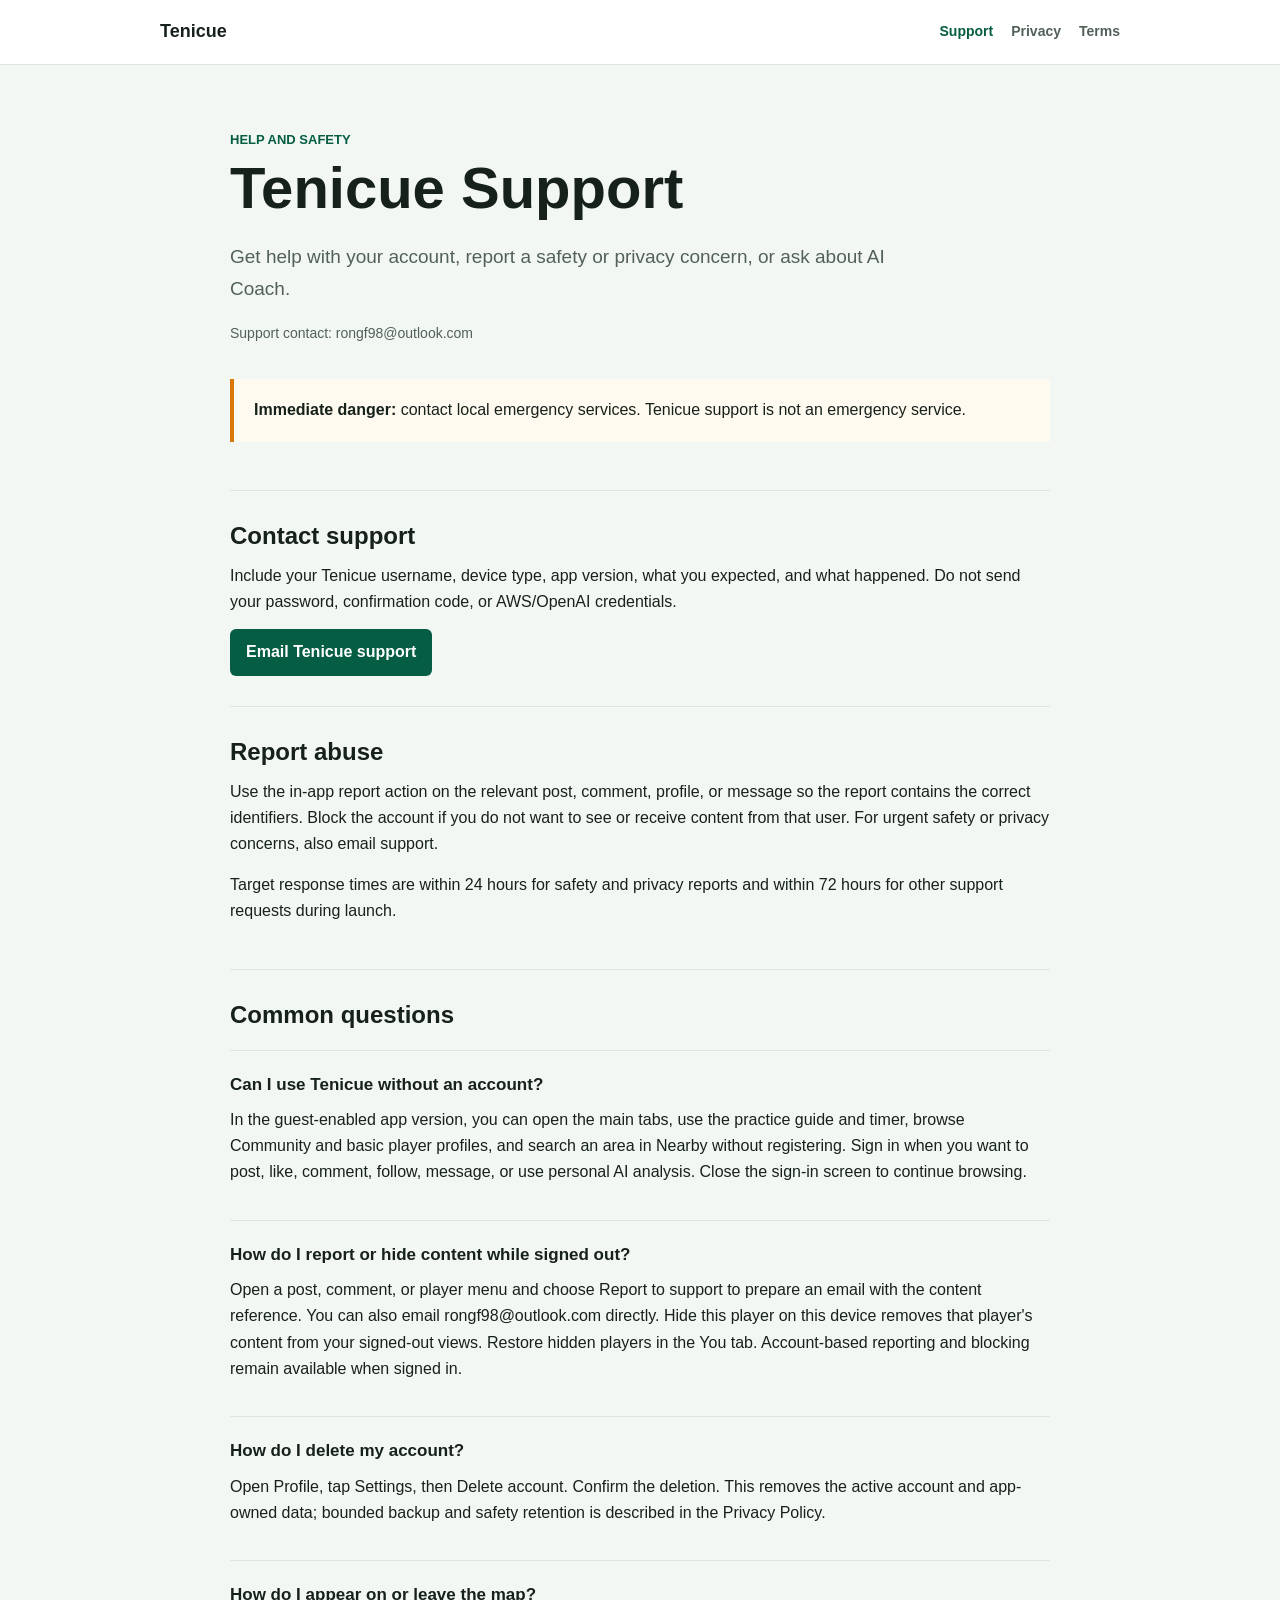
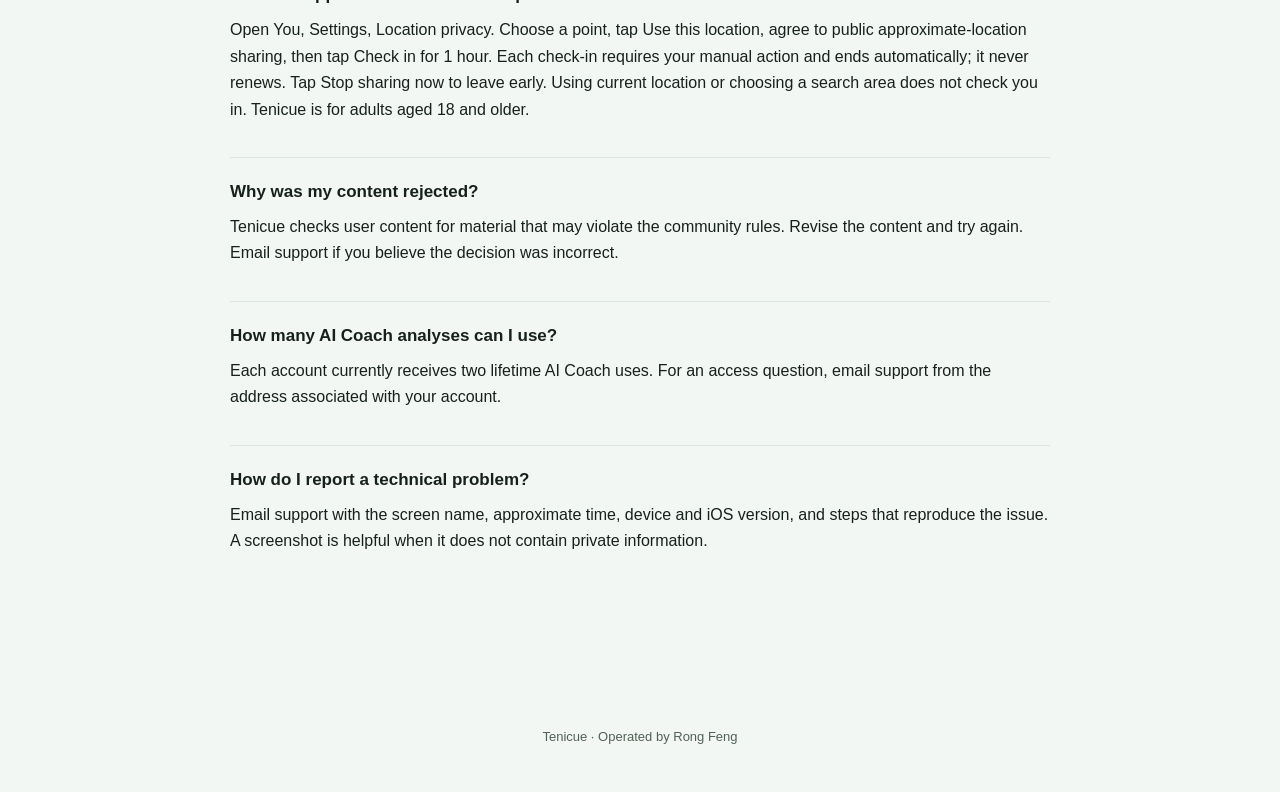
<file: legal-site/index.html>
<!doctype html><html lang="en"><head><meta charset="utf-8"><meta name="viewport" content="width=device-width, initial-scale=1"><meta http-equiv="refresh" content="0; url=./support/"><title>Tenicue</title></head><body><p><a href="./support/">Open Tenicue Support</a></p></body></html>
</file>
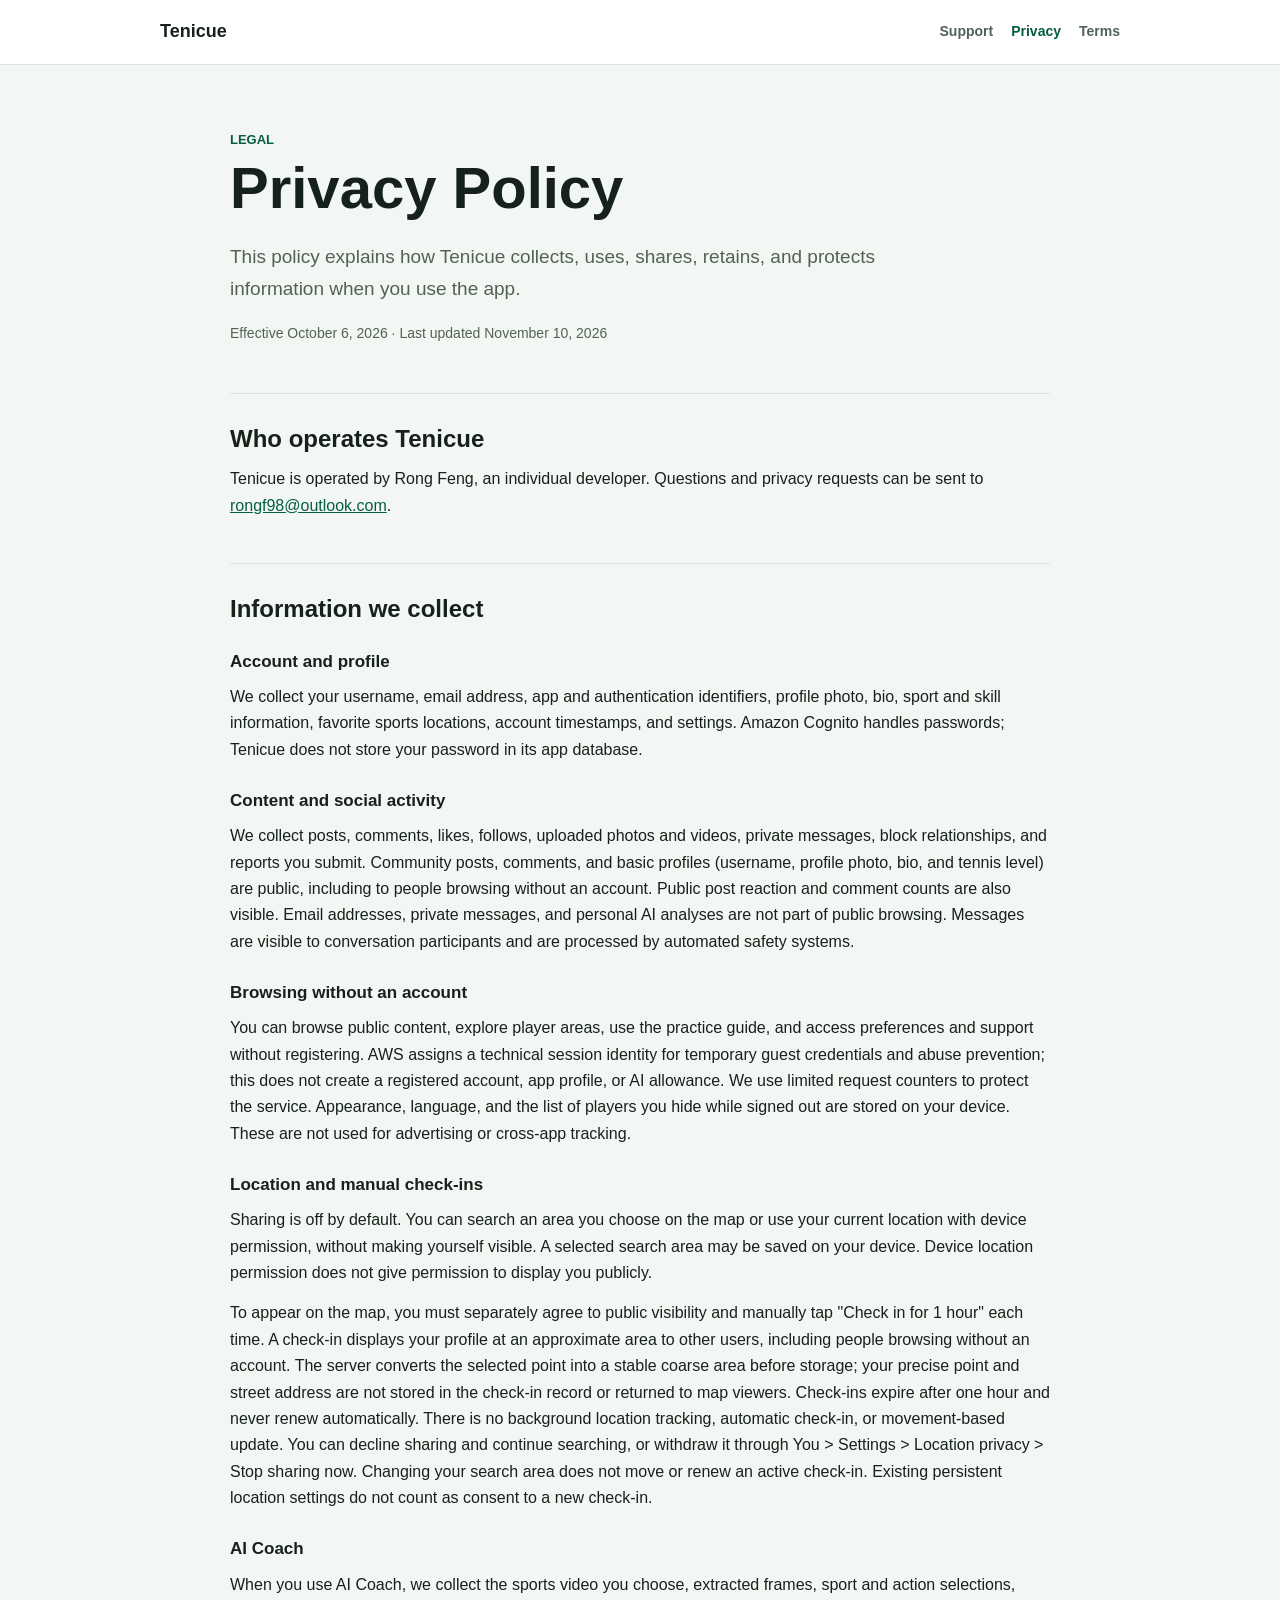
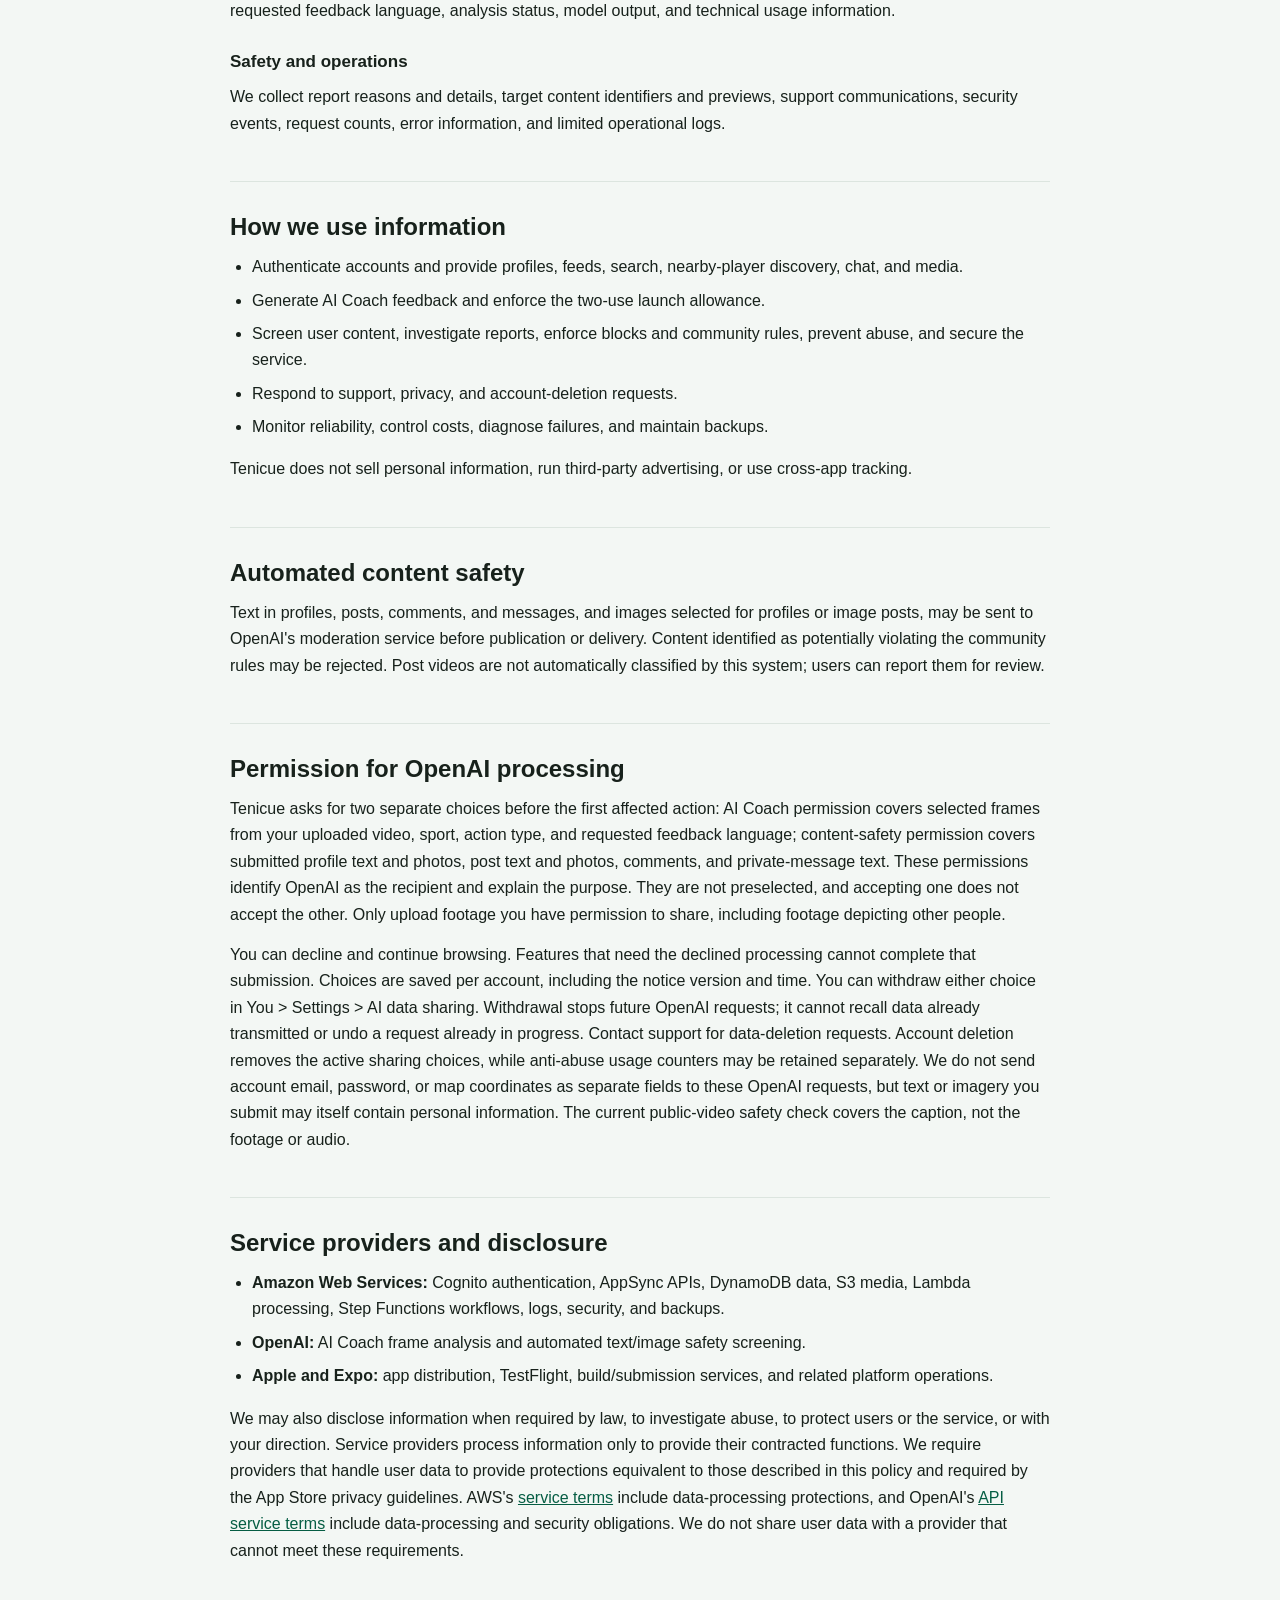
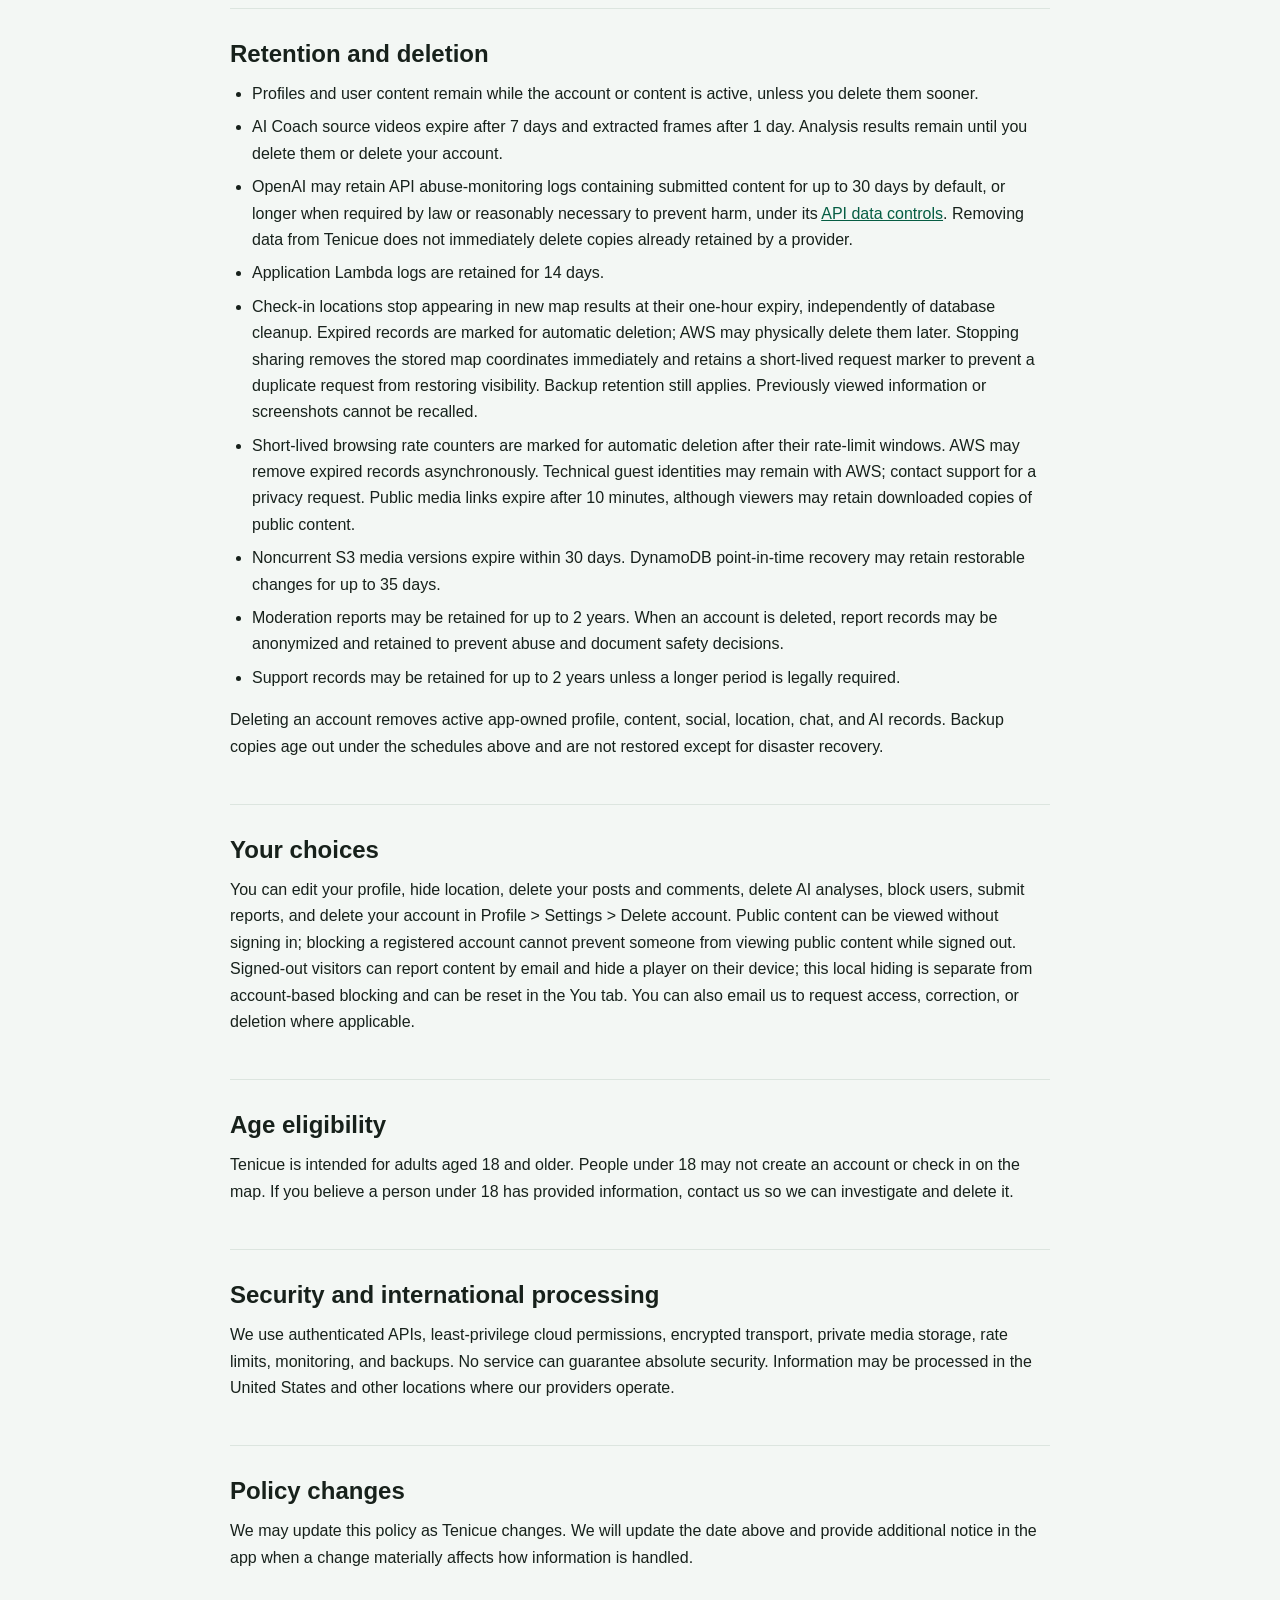
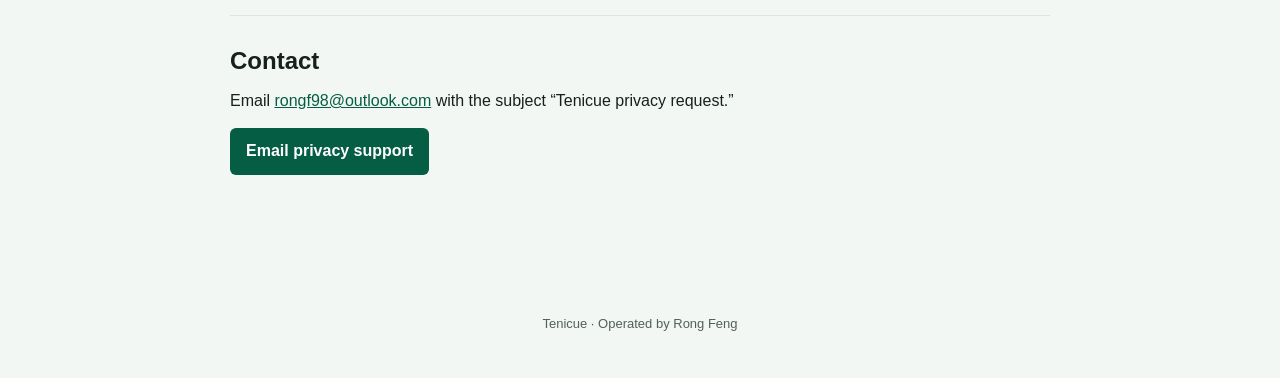
<file: legal-site/privacy/index.html>
<!doctype html>
<html lang="en">
<head>
  <meta charset="utf-8">
  <meta name="viewport" content="width=device-width, initial-scale=1">
  <meta name="description" content="Tenicue privacy policy">
  <title>Privacy Policy | Tenicue</title>
  <link rel="stylesheet" href="../assets/site.css">
</head>
<body>
  <header class="site-header"><nav class="nav" aria-label="Legal navigation">
    <a class="brand" href="../support/">Tenicue</a>
    <div class="nav-links"><a href="../support/">Support</a><a aria-current="page" href="./">Privacy</a><a href="../terms/">Terms</a></div>
  </nav></header>
  <main>
    <p class="eyebrow">Legal</p>
    <h1>Privacy Policy</h1>
    <p class="lede">This policy explains how Tenicue collects, uses, shares, retains, and protects information when you use the app.</p>
    <p class="meta">Effective October 6, 2026 · Last updated November 10, 2026</p>

    <section><h2>Who operates Tenicue</h2>
      <p>Tenicue is operated by Rong Feng, an individual developer. Questions and privacy requests can be sent to <a href="mailto:rongf98@outlook.com">rongf98@outlook.com</a>.</p>
    </section>
    <section><h2>Information we collect</h2>
      <h3>Account and profile</h3><p>We collect your username, email address, app and authentication identifiers, profile photo, bio, sport and skill information, favorite sports locations, account timestamps, and settings. Amazon Cognito handles passwords; Tenicue does not store your password in its app database.</p>
      <h3>Content and social activity</h3><p>We collect posts, comments, likes, follows, uploaded photos and videos, private messages, block relationships, and reports you submit. Community posts, comments, and basic profiles (username, profile photo, bio, and tennis level) are public, including to people browsing without an account. Public post reaction and comment counts are also visible. Email addresses, private messages, and personal AI analyses are not part of public browsing. Messages are visible to conversation participants and are processed by automated safety systems.</p>
      <h3>Browsing without an account</h3><p>You can browse public content, explore player areas, use the practice guide, and access preferences and support without registering. AWS assigns a technical session identity for temporary guest credentials and abuse prevention; this does not create a registered account, app profile, or AI allowance. We use limited request counters to protect the service. Appearance, language, and the list of players you hide while signed out are stored on your device. These are not used for advertising or cross-app tracking.</p>
      <h3>Location and manual check-ins</h3><p>Sharing is off by default. You can search an area you choose on the map or use your current location with device permission, without making yourself visible. A selected search area may be saved on your device. Device location permission does not give permission to display you publicly.</p><p>To appear on the map, you must separately agree to public visibility and manually tap "Check in for 1 hour" each time. A check-in displays your profile at an approximate area to other users, including people browsing without an account. The server converts the selected point into a stable coarse area before storage; your precise point and street address are not stored in the check-in record or returned to map viewers. Check-ins expire after one hour and never renew automatically. There is no background location tracking, automatic check-in, or movement-based update. You can decline sharing and continue searching, or withdraw it through You &gt; Settings &gt; Location privacy &gt; Stop sharing now. Changing your search area does not move or renew an active check-in. Existing persistent location settings do not count as consent to a new check-in.</p>
      <h3>AI Coach</h3><p>When you use AI Coach, we collect the sports video you choose, extracted frames, sport and action selections, requested feedback language, analysis status, model output, and technical usage information.</p>
      <h3>Safety and operations</h3><p>We collect report reasons and details, target content identifiers and previews, support communications, security events, request counts, error information, and limited operational logs.</p>
    </section>
    <section><h2>How we use information</h2><ul>
      <li>Authenticate accounts and provide profiles, feeds, search, nearby-player discovery, chat, and media.</li>
      <li>Generate AI Coach feedback and enforce the two-use launch allowance.</li>
      <li>Screen user content, investigate reports, enforce blocks and community rules, prevent abuse, and secure the service.</li>
      <li>Respond to support, privacy, and account-deletion requests.</li>
      <li>Monitor reliability, control costs, diagnose failures, and maintain backups.</li>
    </ul><p>Tenicue does not sell personal information, run third-party advertising, or use cross-app tracking.</p></section>
    <section><h2>Automated content safety</h2><p>Text in profiles, posts, comments, and messages, and images selected for profiles or image posts, may be sent to OpenAI's moderation service before publication or delivery. Content identified as potentially violating the community rules may be rejected. Post videos are not automatically classified by this system; users can report them for review.</p></section>
    <section><h2>Permission for OpenAI processing</h2><p>Tenicue asks for two separate choices before the first affected action: AI Coach permission covers selected frames from your uploaded video, sport, action type, and requested feedback language; content-safety permission covers submitted profile text and photos, post text and photos, comments, and private-message text. These permissions identify OpenAI as the recipient and explain the purpose. They are not preselected, and accepting one does not accept the other. Only upload footage you have permission to share, including footage depicting other people.</p><p>You can decline and continue browsing. Features that need the declined processing cannot complete that submission. Choices are saved per account, including the notice version and time. You can withdraw either choice in You &gt; Settings &gt; AI data sharing. Withdrawal stops future OpenAI requests; it cannot recall data already transmitted or undo a request already in progress. Contact support for data-deletion requests. Account deletion removes the active sharing choices, while anti-abuse usage counters may be retained separately. We do not send account email, password, or map coordinates as separate fields to these OpenAI requests, but text or imagery you submit may itself contain personal information. The current public-video safety check covers the caption, not the footage or audio.</p></section>
    <section><h2>Service providers and disclosure</h2><ul>
      <li><strong>Amazon Web Services:</strong> Cognito authentication, AppSync APIs, DynamoDB data, S3 media, Lambda processing, Step Functions workflows, logs, security, and backups.</li>
      <li><strong>OpenAI:</strong> AI Coach frame analysis and automated text/image safety screening.</li>
      <li><strong>Apple and Expo:</strong> app distribution, TestFlight, build/submission services, and related platform operations.</li>
    </ul><p>We may also disclose information when required by law, to investigate abuse, to protect users or the service, or with your direction. Service providers process information only to provide their contracted functions. We require providers that handle user data to provide protections equivalent to those described in this policy and required by the App Store privacy guidelines. AWS's <a href="https://aws.amazon.com/service-terms/">service terms</a> include data-processing protections, and OpenAI's <a href="https://openai.com/policies/services-agreement/">API service terms</a> include data-processing and security obligations. We do not share user data with a provider that cannot meet these requirements.</p></section>
    <section><h2>Retention and deletion</h2><ul>
      <li>Profiles and user content remain while the account or content is active, unless you delete them sooner.</li>
      <li>AI Coach source videos expire after 7 days and extracted frames after 1 day. Analysis results remain until you delete them or delete your account.</li>
      <li>OpenAI may retain API abuse-monitoring logs containing submitted content for up to 30 days by default, or longer when required by law or reasonably necessary to prevent harm, under its <a href="https://developers.openai.com/api/docs/guides/your-data">API data controls</a>. Removing data from Tenicue does not immediately delete copies already retained by a provider.</li>
      <li>Application Lambda logs are retained for 14 days.</li>
      <li>Check-in locations stop appearing in new map results at their one-hour expiry, independently of database cleanup. Expired records are marked for automatic deletion; AWS may physically delete them later. Stopping sharing removes the stored map coordinates immediately and retains a short-lived request marker to prevent a duplicate request from restoring visibility. Backup retention still applies. Previously viewed information or screenshots cannot be recalled.</li>
      <li>Short-lived browsing rate counters are marked for automatic deletion after their rate-limit windows. AWS may remove expired records asynchronously. Technical guest identities may remain with AWS; contact support for a privacy request. Public media links expire after 10 minutes, although viewers may retain downloaded copies of public content.</li>
      <li>Noncurrent S3 media versions expire within 30 days. DynamoDB point-in-time recovery may retain restorable changes for up to 35 days.</li>
      <li>Moderation reports may be retained for up to 2 years. When an account is deleted, report records may be anonymized and retained to prevent abuse and document safety decisions.</li>
      <li>Support records may be retained for up to 2 years unless a longer period is legally required.</li>
    </ul><p>Deleting an account removes active app-owned profile, content, social, location, chat, and AI records. Backup copies age out under the schedules above and are not restored except for disaster recovery.</p></section>
    <section><h2>Your choices</h2><p>You can edit your profile, hide location, delete your posts and comments, delete AI analyses, block users, submit reports, and delete your account in Profile &gt; Settings &gt; Delete account. Public content can be viewed without signing in; blocking a registered account cannot prevent someone from viewing public content while signed out. Signed-out visitors can report content by email and hide a player on their device; this local hiding is separate from account-based blocking and can be reset in the You tab. You can also email us to request access, correction, or deletion where applicable.</p></section>
    <section><h2>Age eligibility</h2><p>Tenicue is intended for adults aged 18 and older. People under 18 may not create an account or check in on the map. If you believe a person under 18 has provided information, contact us so we can investigate and delete it.</p></section>
    <section><h2>Security and international processing</h2><p>We use authenticated APIs, least-privilege cloud permissions, encrypted transport, private media storage, rate limits, monitoring, and backups. No service can guarantee absolute security. Information may be processed in the United States and other locations where our providers operate.</p></section>
    <section><h2>Policy changes</h2><p>We may update this policy as Tenicue changes. We will update the date above and provide additional notice in the app when a change materially affects how information is handled.</p></section>
    <section><h2>Contact</h2><p>Email <a href="mailto:rongf98@outlook.com?subject=Tenicue%20privacy%20request">rongf98@outlook.com</a> with the subject “Tenicue privacy request.”</p><a class="contact" href="mailto:rongf98@outlook.com?subject=Tenicue%20privacy%20request">Email privacy support</a></section>
  </main>
  <footer>Tenicue · Operated by Rong Feng</footer>
</body>
</html>
</file>
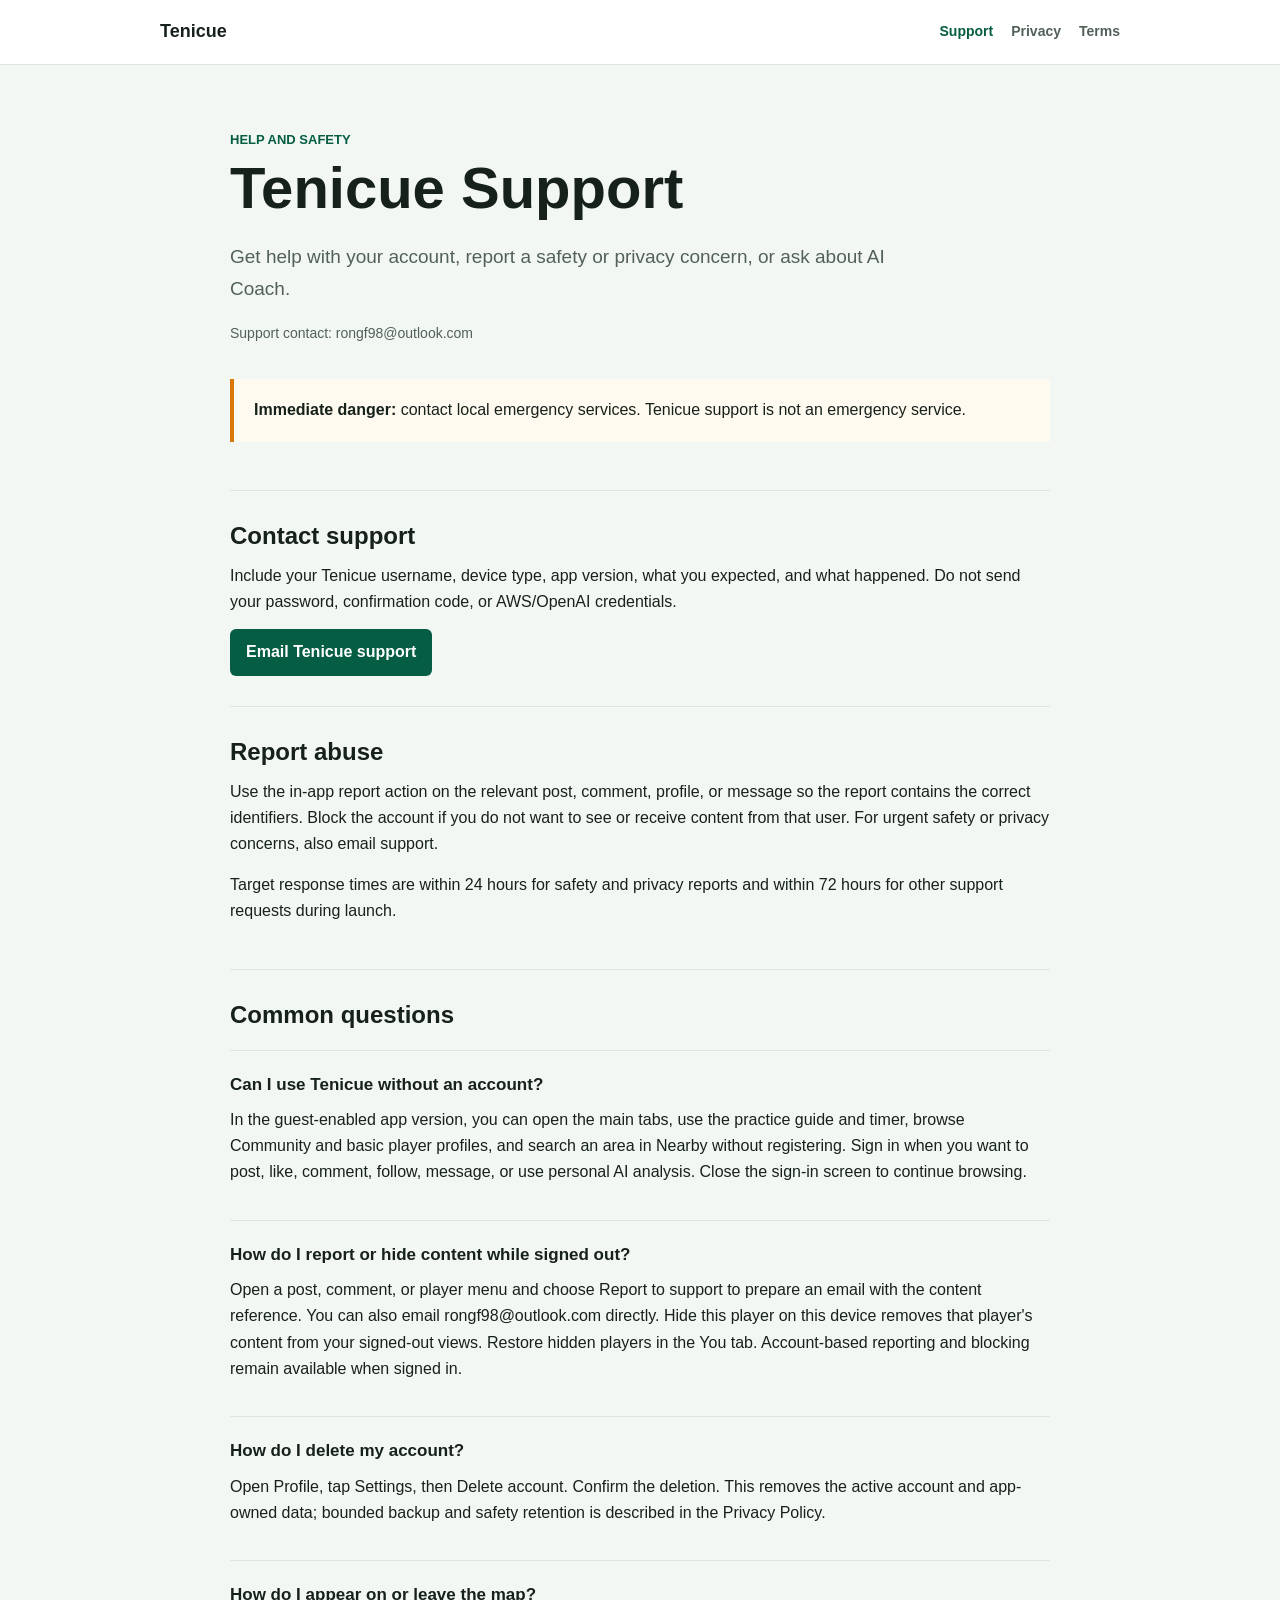
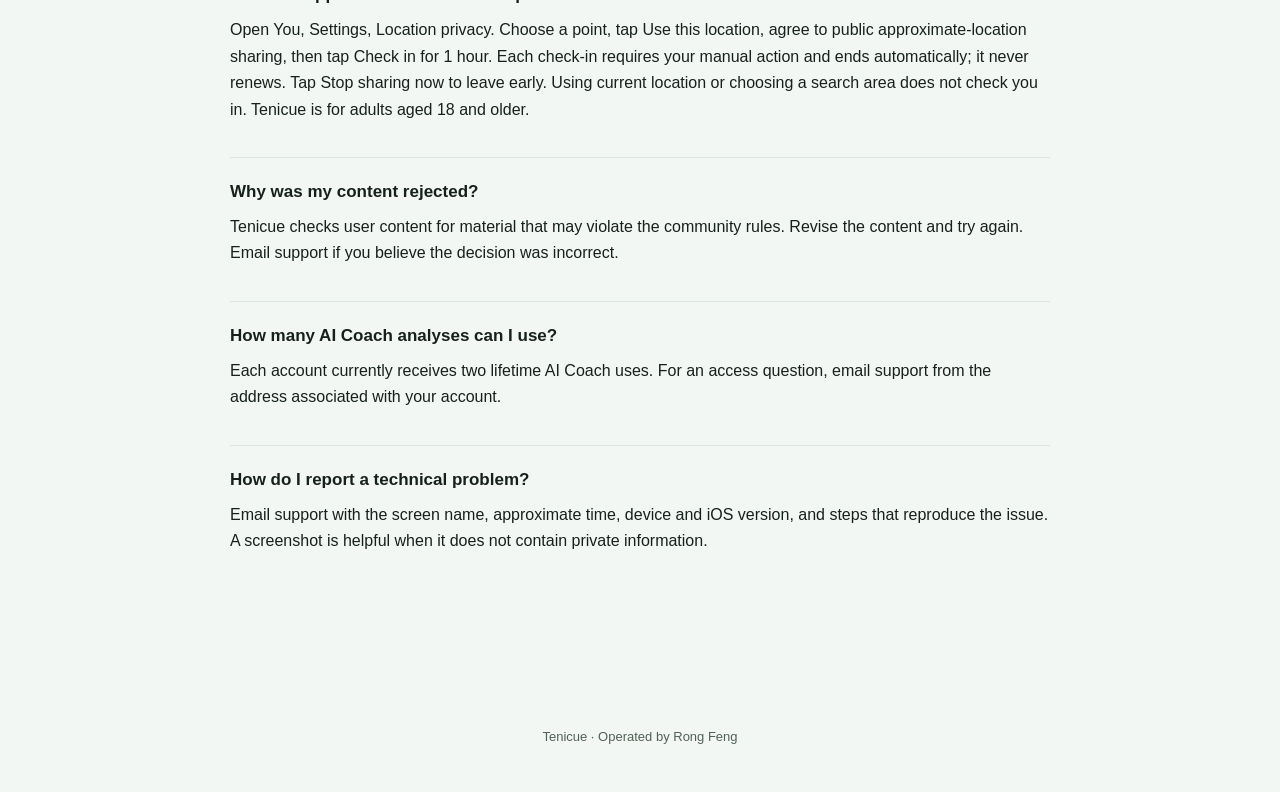
<file: legal-site/support/index.html>
<!doctype html>
<html lang="en">
<head>
  <meta charset="utf-8">
  <meta name="viewport" content="width=device-width, initial-scale=1">
  <meta name="description" content="Tenicue support and safety contact">
  <title>Support | Tenicue</title>
  <link rel="stylesheet" href="../assets/site.css">
</head>
<body>
  <header class="site-header"><nav class="nav" aria-label="Legal navigation">
    <a class="brand" href="./">Tenicue</a>
    <div class="nav-links"><a aria-current="page" href="./">Support</a><a href="../privacy/">Privacy</a><a href="../terms/">Terms</a></div>
  </nav></header>
  <main>
    <p class="eyebrow">Help and safety</p><h1>Tenicue Support</h1>
    <p class="lede">Get help with your account, report a safety or privacy concern, or ask about AI Coach.</p>
    <p class="meta">Support contact: rongf98@outlook.com</p>
    <div class="notice"><strong>Immediate danger:</strong> contact local emergency services. Tenicue support is not an emergency service.</div>
    <section><h2>Contact support</h2><p>Include your Tenicue username, device type, app version, what you expected, and what happened. Do not send your password, confirmation code, or AWS/OpenAI credentials.</p><a class="contact" href="mailto:rongf98@outlook.com?subject=Tenicue%20support">Email Tenicue support</a></section>
    <section><h2>Report abuse</h2><p>Use the in-app report action on the relevant post, comment, profile, or message so the report contains the correct identifiers. Block the account if you do not want to see or receive content from that user. For urgent safety or privacy concerns, also email support.</p><p>Target response times are within 24 hours for safety and privacy reports and within 72 hours for other support requests during launch.</p></section>
    <section class="faq"><h2>Common questions</h2>
      <article><h3>Can I use Tenicue without an account?</h3><p>In the guest-enabled app version, you can open the main tabs, use the practice guide and timer, browse Community and basic player profiles, and search an area in Nearby without registering. Sign in when you want to post, like, comment, follow, message, or use personal AI analysis. Close the sign-in screen to continue browsing.</p></article>
      <article><h3>How do I report or hide content while signed out?</h3><p>Open a post, comment, or player menu and choose Report to support to prepare an email with the content reference. You can also email rongf98@outlook.com directly. Hide this player on this device removes that player's content from your signed-out views. Restore hidden players in the You tab. Account-based reporting and blocking remain available when signed in.</p></article>
      <article><h3>How do I delete my account?</h3><p>Open Profile, tap Settings, then Delete account. Confirm the deletion. This removes the active account and app-owned data; bounded backup and safety retention is described in the Privacy Policy.</p></article>
      <article><h3>How do I appear on or leave the map?</h3><p>Open You, Settings, Location privacy. Choose a point, tap Use this location, agree to public approximate-location sharing, then tap Check in for 1 hour. Each check-in requires your manual action and ends automatically; it never renews. Tap Stop sharing now to leave early. Using current location or choosing a search area does not check you in. Tenicue is for adults aged 18 and older.</p></article>
      <article><h3>Why was my content rejected?</h3><p>Tenicue checks user content for material that may violate the community rules. Revise the content and try again. Email support if you believe the decision was incorrect.</p></article>
      <article><h3>How many AI Coach analyses can I use?</h3><p>Each account currently receives two lifetime AI Coach uses. For an access question, email support from the address associated with your account.</p></article>
      <article><h3>How do I report a technical problem?</h3><p>Email support with the screen name, approximate time, device and iOS version, and steps that reproduce the issue. A screenshot is helpful when it does not contain private information.</p></article>
    </section>
  </main>
  <footer>Tenicue · Operated by Rong Feng</footer>
</body>
</html>
</file>
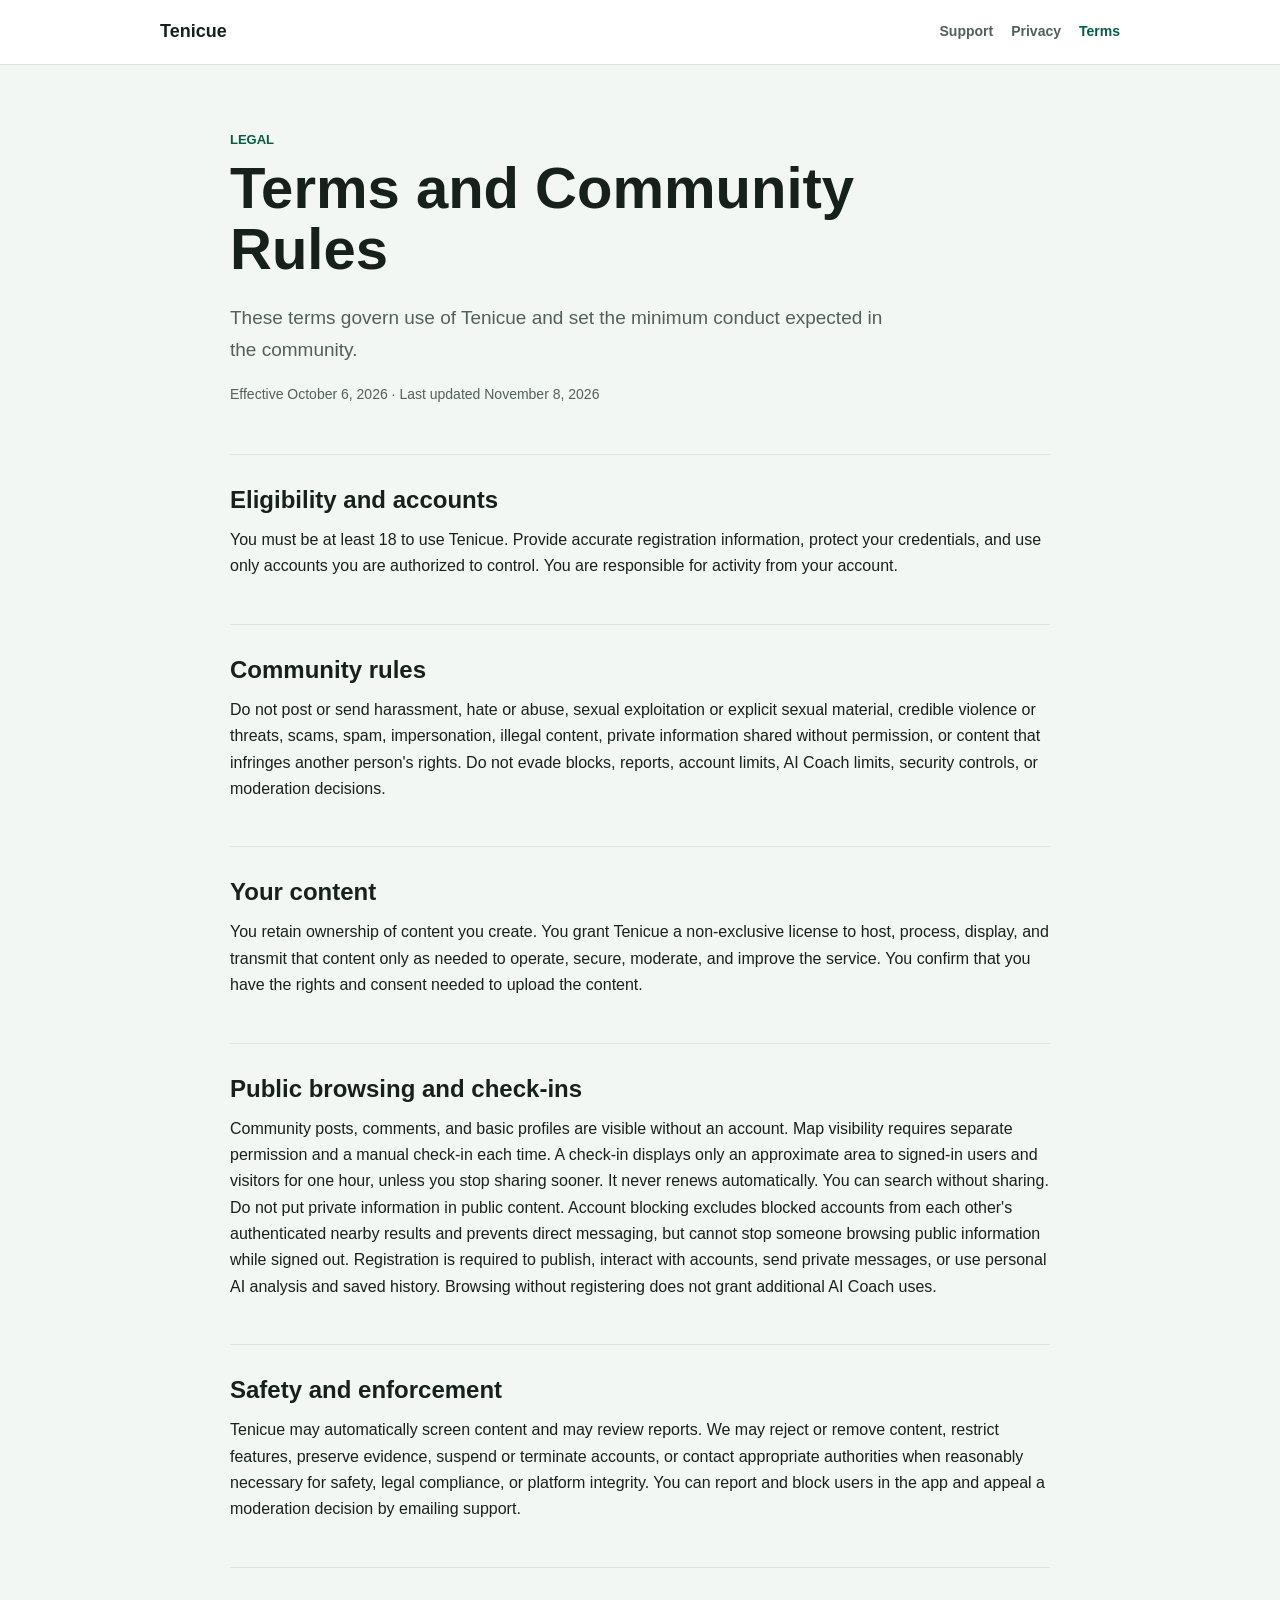
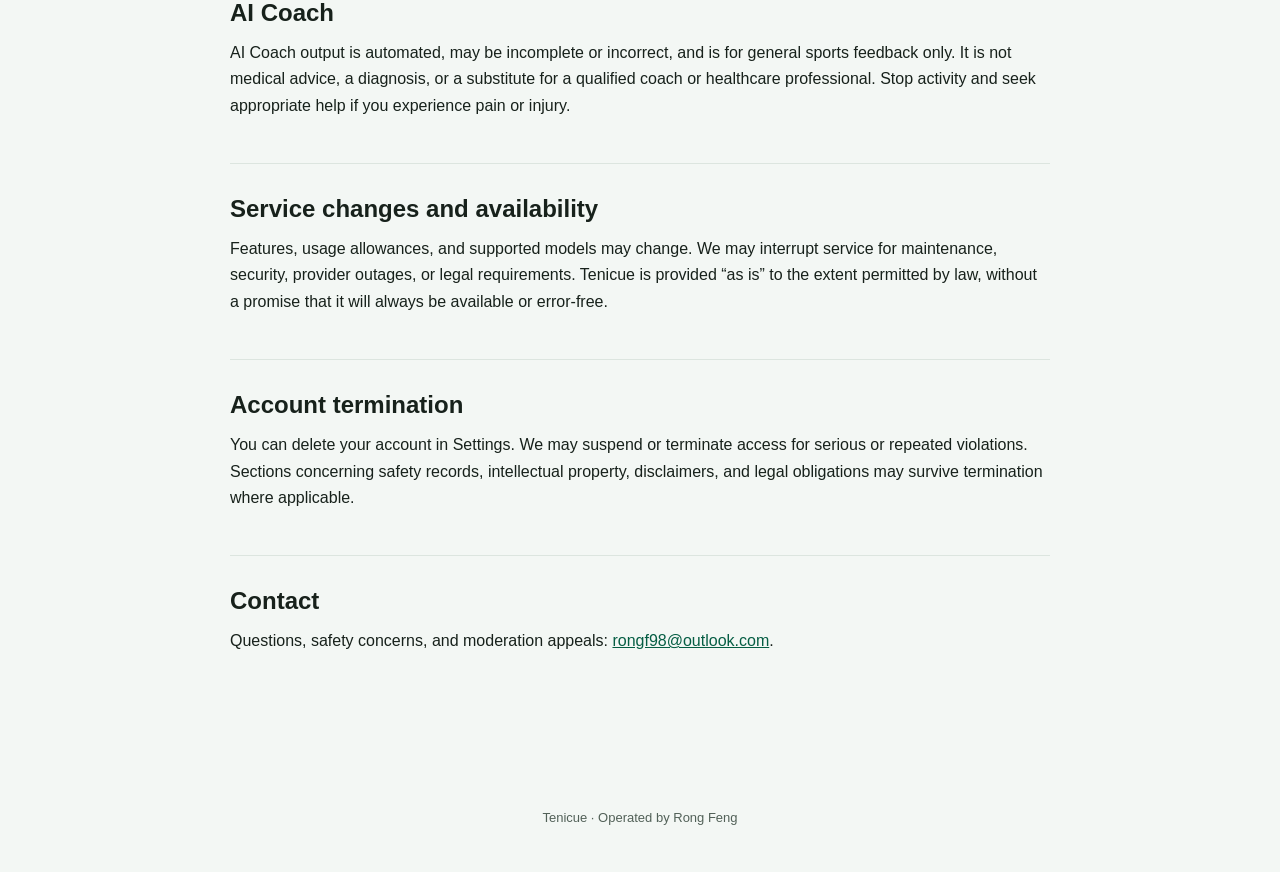
<file: legal-site/terms/index.html>
<!doctype html>
<html lang="en">
<head>
  <meta charset="utf-8">
  <meta name="viewport" content="width=device-width, initial-scale=1">
  <meta name="description" content="Tenicue terms and community rules">
  <title>Terms and Community Rules | Tenicue</title>
  <link rel="stylesheet" href="../assets/site.css">
</head>
<body>
  <header class="site-header"><nav class="nav" aria-label="Legal navigation">
    <a class="brand" href="../support/">Tenicue</a>
    <div class="nav-links"><a href="../support/">Support</a><a href="../privacy/">Privacy</a><a aria-current="page" href="./">Terms</a></div>
  </nav></header>
  <main>
    <p class="eyebrow">Legal</p><h1>Terms and Community Rules</h1>
    <p class="lede">These terms govern use of Tenicue and set the minimum conduct expected in the community.</p><p class="meta">Effective October 6, 2026 · Last updated November 8, 2026</p>
    <section><h2>Eligibility and accounts</h2><p>You must be at least 18 to use Tenicue. Provide accurate registration information, protect your credentials, and use only accounts you are authorized to control. You are responsible for activity from your account.</p></section>
    <section><h2>Community rules</h2><p>Do not post or send harassment, hate or abuse, sexual exploitation or explicit sexual material, credible violence or threats, scams, spam, impersonation, illegal content, private information shared without permission, or content that infringes another person's rights. Do not evade blocks, reports, account limits, AI Coach limits, security controls, or moderation decisions.</p></section>
    <section><h2>Your content</h2><p>You retain ownership of content you create. You grant Tenicue a non-exclusive license to host, process, display, and transmit that content only as needed to operate, secure, moderate, and improve the service. You confirm that you have the rights and consent needed to upload the content.</p></section>
    <section><h2>Public browsing and check-ins</h2><p>Community posts, comments, and basic profiles are visible without an account. Map visibility requires separate permission and a manual check-in each time. A check-in displays only an approximate area to signed-in users and visitors for one hour, unless you stop sharing sooner. It never renews automatically. You can search without sharing. Do not put private information in public content. Account blocking excludes blocked accounts from each other's authenticated nearby results and prevents direct messaging, but cannot stop someone browsing public information while signed out. Registration is required to publish, interact with accounts, send private messages, or use personal AI analysis and saved history. Browsing without registering does not grant additional AI Coach uses.</p></section>
    <section><h2>Safety and enforcement</h2><p>Tenicue may automatically screen content and may review reports. We may reject or remove content, restrict features, preserve evidence, suspend or terminate accounts, or contact appropriate authorities when reasonably necessary for safety, legal compliance, or platform integrity. You can report and block users in the app and appeal a moderation decision by emailing support.</p></section>
    <section><h2>AI Coach</h2><p>AI Coach output is automated, may be incomplete or incorrect, and is for general sports feedback only. It is not medical advice, a diagnosis, or a substitute for a qualified coach or healthcare professional. Stop activity and seek appropriate help if you experience pain or injury.</p></section>
    <section><h2>Service changes and availability</h2><p>Features, usage allowances, and supported models may change. We may interrupt service for maintenance, security, provider outages, or legal requirements. Tenicue is provided “as is” to the extent permitted by law, without a promise that it will always be available or error-free.</p></section>
    <section><h2>Account termination</h2><p>You can delete your account in Settings. We may suspend or terminate access for serious or repeated violations. Sections concerning safety records, intellectual property, disclaimers, and legal obligations may survive termination where applicable.</p></section>
    <section><h2>Contact</h2><p>Questions, safety concerns, and moderation appeals: <a href="mailto:rongf98@outlook.com?subject=Tenicue%20terms%20question">rongf98@outlook.com</a>.</p></section>
  </main>
  <footer>Tenicue · Operated by Rong Feng</footer>
</body>
</html>
</file>
<file: legal-site/assets/site.css>
:root {
  color-scheme: light;
  --ink: #17211b;
  --muted: #526158;
  --line: #dce5df;
  --paper: #ffffff;
  --wash: #f3f7f4;
  --accent: #087f5b;
  --accent-dark: #055d43;
  --signal: #d97706;
}

* { box-sizing: border-box; }
html { background: var(--wash); }
body {
  margin: 0;
  color: var(--ink);
  background: var(--wash);
  font-family: -apple-system, BlinkMacSystemFont, "Segoe UI", sans-serif;
  font-size: 16px;
  line-height: 1.65;
}
a { color: var(--accent-dark); }
.site-header {
  position: sticky;
  top: 0;
  z-index: 5;
  border-bottom: 1px solid var(--line);
  background: rgba(255, 255, 255, 0.96);
}
.nav {
  width: min(960px, calc(100% - 32px));
  min-height: 64px;
  margin: 0 auto;
  display: flex;
  align-items: center;
  justify-content: space-between;
  gap: 20px;
}
.brand { color: var(--ink); font-size: 18px; font-weight: 750; text-decoration: none; }
.nav-links { display: flex; flex-wrap: wrap; gap: 18px; }
.nav-links a { color: var(--muted); font-size: 14px; font-weight: 650; text-decoration: none; }
.nav-links a[aria-current="page"] { color: var(--accent-dark); }
main {
  width: min(820px, calc(100% - 32px));
  margin: 0 auto;
  padding: 64px 0 80px;
}
.eyebrow { margin: 0 0 8px; color: var(--accent-dark); font-size: 13px; font-weight: 750; text-transform: uppercase; }
h1 { max-width: 720px; margin: 0; font-size: clamp(34px, 6vw, 58px); line-height: 1.05; letter-spacing: 0; }
.lede { max-width: 680px; margin: 22px 0 0; color: var(--muted); font-size: 19px; }
.meta { margin: 18px 0 0; color: var(--muted); font-size: 14px; }
.notice {
  margin: 34px 0;
  padding: 18px 20px;
  border-left: 4px solid var(--signal);
  background: #fffaf0;
}
section { padding: 30px 0; border-top: 1px solid var(--line); }
section:first-of-type { margin-top: 48px; }
h2 { margin: 0 0 12px; font-size: 24px; line-height: 1.25; }
h3 { margin: 24px 0 8px; font-size: 17px; }
p { margin: 0 0 14px; }
ul { margin: 10px 0 16px; padding-left: 22px; }
li + li { margin-top: 7px; }
.contact {
  display: inline-flex;
  min-height: 44px;
  align-items: center;
  padding: 10px 16px;
  border-radius: 6px;
  color: #fff;
  background: var(--accent-dark);
  font-weight: 700;
  text-decoration: none;
}
.faq h2 { margin-bottom: 20px; }
.faq article { padding: 20px 0; border-top: 1px solid var(--line); }
.faq h3 { margin: 0 0 8px; }
footer { padding: 28px 16px 44px; color: var(--muted); text-align: center; font-size: 13px; }
@media (max-width: 580px) {
  .nav { align-items: flex-start; flex-direction: column; padding: 14px 0; }
  .nav-links { gap: 14px; }
  main { padding-top: 44px; }
}
</file>
